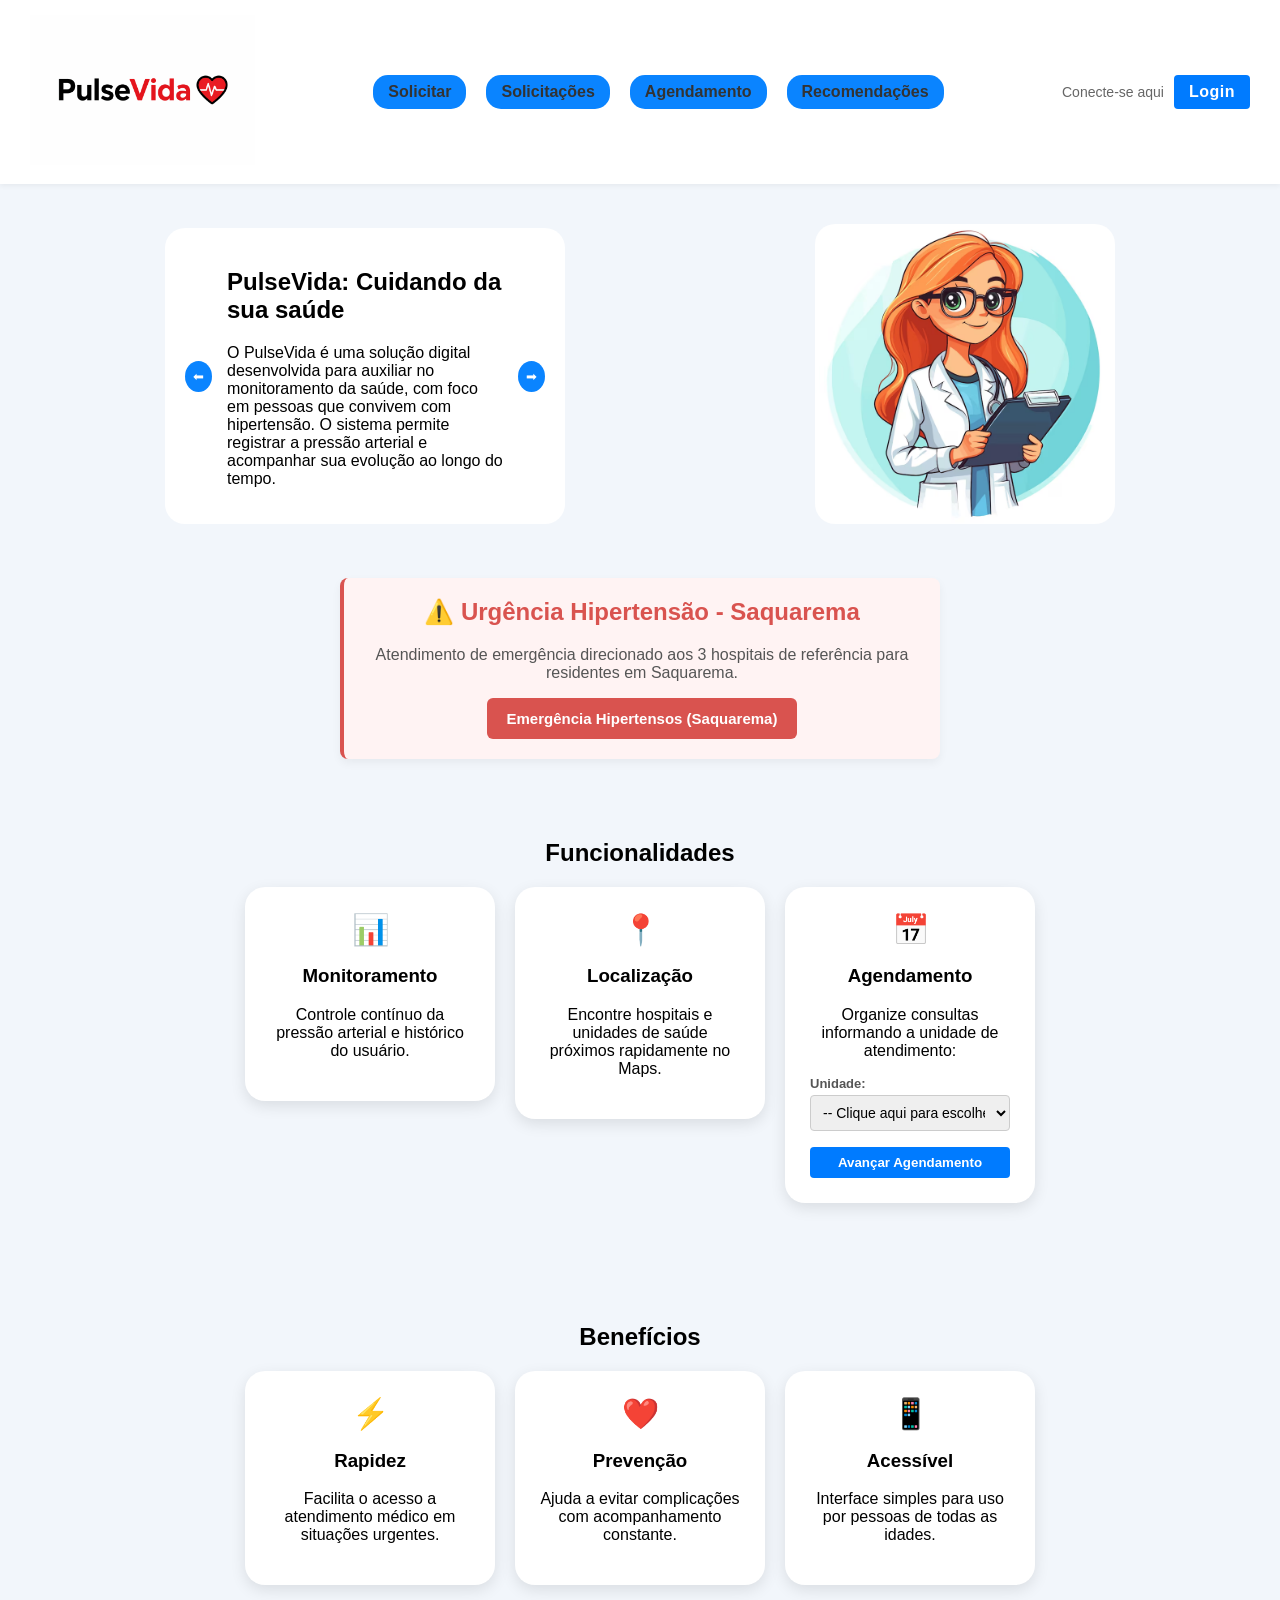
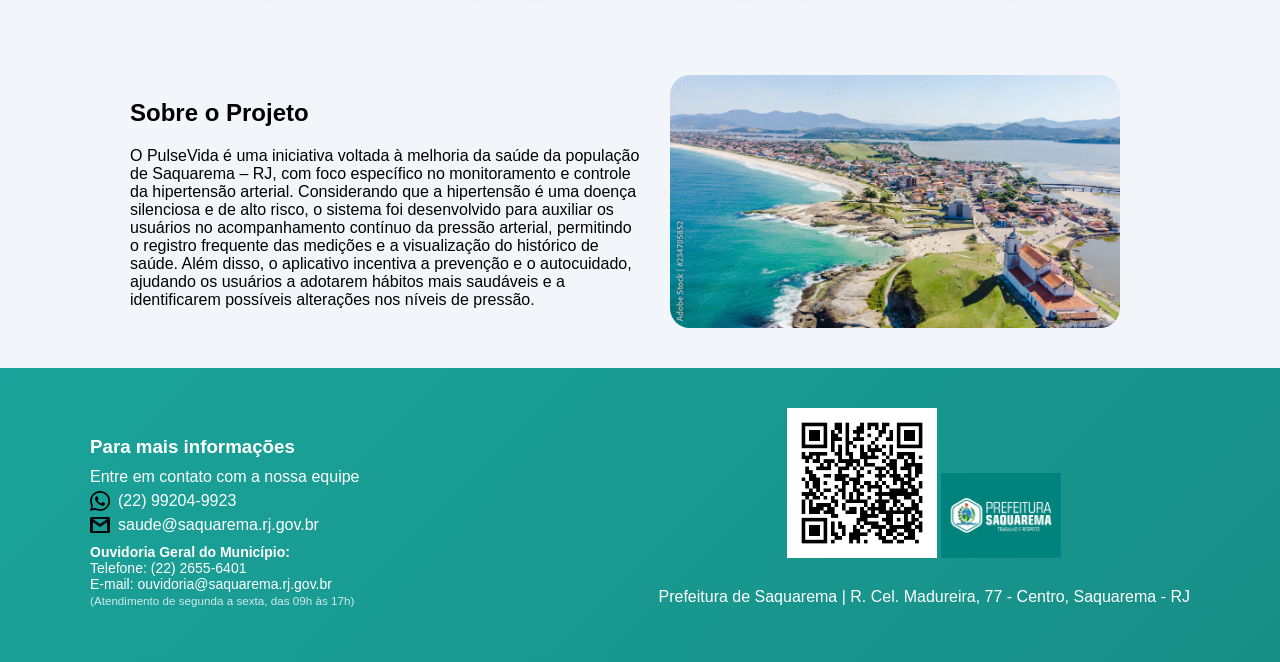
<file: pulse_vida tarefa 5/pulse_vida tarefa 5/index.html>
<!DOCTYPE html>
<html lang="pt-BR">
<head>
  <meta charset="UTF-8">
  <meta name="viewport" content="width=device-width, initial-scale=1.0">
  <link rel="stylesheet" href="Css/style.css">
  <title>Pulse Vida</title>
</head>

<body>

<!-- ===== HEADER ===== -->
<header style="display: flex; justify-content: space-between; align-items: center; padding: 15px 30px; background: #fff; box-shadow: 0 2px 5px rgba(0,0,0,0.05);">
  <!-- LOGO -->
  <a href="index.html" class="logo">
    <img src="imagens/logo_pulsevida.png" alt="PulseVida" style="height: 40px;">
  </a>

  <!-- MENU DE NAVEGAÇÃO -->
  <nav style="display: flex; gap: 20px; align-items: center;">
    <a href="aba_a.html" style="text-decoration: none; color: #333; font-weight: bold;">Solicitar</a>
    <a href="aba_b.html" style="text-decoration: none; color: #333; font-weight: bold;">Solicitações</a>
    <a href="aba_c.html" style="text-decoration: none; color: #333; font-weight: bold;">Agendamento</a>
    <a href="aba_d.html" style="text-decoration: none; color: #333; font-weight: bold;">Recomendações</a>
  </nav>

  <!-- ÁREA LOGIN -->
  <div class="area-login" style="display: flex; align-items: center; gap: 10px;">
    <span class="texto-login" style="font-size: 14px; color: #666;">Conecte-se aqui</span>
    <a href="login.html" class="btn-login" style="background: #007bff; color: white; padding: 8px 15px; border-radius: 4px; text-decoration: none; font-weight: bold;">Login</a>
  </div>
</header>

<!-- ===== TOPO ===== -->
<section class="container">
  <div class="slider">
    <button class="seta" onclick="mudarSlide(-1)">⬅</button>

    <div class="slides">
      <div class="slide ativo">
        <h2>PulseVida: Cuidando da sua saúde</h2>
        <p>
          O PulseVida é uma solução digital desenvolvida para auxiliar no monitoramento da saúde,
          com foco em pessoas que convivem com hipertensão. O sistema permite registrar a pressão
          arterial e acompanhar sua evolução ao longo do tempo.
        </p>
      </div>

      <div class="slide">
        <h2>Saúde em Saquarema</h2>
        <p>
          Em Saquarema – RJ, muitas pessoas enfrentam dificuldades no acompanhamento da saúde.
          A falta de monitoramento pode agravar doenças silenciosas como a hipertensão.
        </p>
      </div>

      <div class="slide">
        <h2>Como o PulseVida ajuda</h2>
        <p>
          O aplicativo oferece funcionalidades como registro de pressão, localização de hospitais
          e solicitação de auxílio, promovendo prevenção e acesso mais rápido à saúde.
        </p>
      </div>
    </div>

    <button class="seta" onclick="mudarSlide(1)">➡</button>
  </div>

  <div class="imagem">
    <img id="imgSlide" src="imagens/doutora1.avif" alt="Profissional de saúde">
  </div>
</section>

<!-- ===== BOTÃO DE EMERGÊNCIA - HIPERTENSOS (SAQUAREMA) ===== -->
<section style="padding: 10px 20px; display: flex; justify-content: center;">
  <div class="card-formulario" style="text-align: center; width: 100%; max-width: 600px; background: #fff3f3; border-left: 4px solid #d9534f; padding: 20px; border-radius: 8px; box-shadow: 0 4px 10px rgba(0,0,0,0.05);">
    <h2 style="color: #d9534f; margin-top: 0;">⚠️ Urgência Hipertensão - Saquarema</h2>
    <p style="color: #555;">Atendimento de emergência direcionado aos 3 hospitais de referência para residentes em Saquarema.</p>
    <button id="btnHipertensos" style="background-color: #d9534f; color: white; padding: 12px 20px; border: none; border-radius: 6px; font-weight: bold; cursor: pointer; font-size: 15px;">
      Emergência Hipertensos (Saquarema)
    </button>
  </div>
</section>

<!-- ===== FUNCIONALIDADES ===== -->
<section class="info">
  <h2>Funcionalidades</h2>

  <div class="cards">
    <!-- Card Monitoramento (Apontando para aba_a.html) -->
    <a href="aba_a.html" class="card-link" style="text-decoration: none; color: inherit;">
      <div class="card">
        <div class="icone">📊</div>
        <h3>Monitoramento</h3>
        <p>Controle contínuo da pressão arterial e histórico do usuário.</p>
      </div>
    </a>

    <!-- Card Localização (Link direto para o Google Maps em Saquarema) -->
    <a href="https://www.google.com/maps/search/hospitais+e+unidades+de+saude+Saquarema+RJ" target="_blank" class="card-link" style="text-decoration: none; color: inherit;">
      <div class="card">
        <div class="icone">📍</div>
        <h3>Localização</h3>
        <p>Encontre hospitais e unidades de saúde próximos rapidamente no Maps.</p>
      </div>
    </a>

    <!-- Card Agendamento com seleção do hospital -->
    <div class="card card-interativo">
      <div class="icone">📅</div>
      <h3>Agendamento</h3>
      <p>Organize consultas informando a unidade de atendimento:</p>
      
      <!-- Menu Dropdown para escolha dos hospitais -->
      <label for="hospital" style="font-size: 13px; color: #555; display: block; margin-top: 8px; text-align: left; font-weight: bold;">Unidade:</label>
      <select id="hospital" required style="width: 100%; padding: 8px; margin-top: 4px; margin-bottom: 8px; border-radius: 4px; border: 1px solid #ccc; font-size: 14px; box-sizing: border-box;">
        <option value="" disabled selected>-- Clique aqui para escolher --</option>
        <option value="Hospital Municipal Porphirio Nunes de Azeredo - R. Adolfo Bravo, s/n - Bacaxá, Saquarema - RJ">
          Hospital Municipal Porphirio Nunes de Azeredo (Bacaxá)
        </option>
        <option value="Hospital Municipal Nossa Senhora de Nazareth - R. O Lto Verde, 259 - Verde Vale, Saquarema - RJ">
          Hospital Municipal Nossa Senhora de Nazareth (Verde Vale)
        </option>
        <option value="Hospital Estadual dos Lagos Nossa Senhora de Nazareth - R. Manoel Domingos dos Santos, 725 - Barreira, Saquarema - RJ">
          Hospital Estadual dos Lagos Nossa Senhora de Nazareth (Barreira)
        </option>
      </select>
      
      <button onclick="irParaAgendamento()" style="margin-top: 8px; width: 100%; padding: 8px; background: #007bff; color: #fff; border: none; border-radius: 4px; cursor: pointer; font-weight: bold;">
        Avançar Agendamento
      </button>
    </div>
  </div>
</section>

<!-- ===== BENEFÍCIOS ===== -->
<section class="info">
  <h2>Benefícios</h2>

  <div class="cards">
    <div class="card">
      <div class="icone">⚡</div>
      <h3>Rapidez</h3>
      <p>Facilita o acesso a atendimento médico em situações urgentes.</p>
    </div>

    <div class="card">
      <div class="icone">❤️</div>
      <h3>Prevenção</h3>
      <p>Ajuda a evitar complicações com acompanhamento constante.</p>
    </div>

    <div class="card">
      <div class="icone">📱</div>
      <h3>Acessível</h3>
      <p>Interface simples para uso por pessoas de todas as idades.</p>
    </div>
  </div>
</section>

<!-- ===== SOBRE ===== -->
<section class="sobre-container">
  <div class="sobre-texto">
    <h2>Sobre o Projeto</h2>
    <p>
      O PulseVida é uma iniciativa voltada à melhoria da saúde da população de Saquarema – RJ, 
      com foco específico no monitoramento e controle da hipertensão arterial. Considerando que 
      a hipertensão é uma doença silenciosa e de alto risco, o sistema foi desenvolvido para auxiliar 
      os usuários no acompanhamento contínuo da pressão arterial, permitindo o registro frequente 
      das medições e a visualização do histórico de saúde.

      Além disso, o aplicativo incentiva a prevenção e o autocuidado, ajudando os usuários a adotarem 
      hábitos mais saudáveis e a identificarem possíveis alterações nos níveis de pressão.
    </p>
  </div>

  <div class="sobre-img">
    <img src="imagens/saquarema.avif" alt="Paisagem de Saquarema">
  </div>
</section>

<!-- ===== FOOTER ===== -->
<footer class="footer">
  <div class="footer-container">
    <div class="footer-contato">
      <h3>Para mais informações</h3>
      <p>Entre em contato com a nossa equipe</p>

      <!-- WhatsApp Principal -->
      <p class="whatsapp">
        <img src="icons/whatsapp.png" alt="WhatsApp">
        <a href="https://wa.me/5522992049923" target="_blank" style="color: white; text-decoration: none;">(22) 99204-9923</a>
      </p>

      <!-- E-mail Principal -->
      <p class="email">
        <img src="icons/email.png" alt="E-mail">
        <a href="mailto:saude@saquarema.rj.gov.br" style="color: white; text-decoration: none;">saude@saquarema.rj.gov.br</a>
      </p>

      <!-- Ouvidoria Geral do Município -->
      <p class="ouvidoria" style="margin-top: 10px; font-size: 14px;">
        <strong>Ouvidoria Geral do Município:</strong><br>
        Telefone: <a href="tel:552226556401" style="color: white; text-decoration: none;">(22) 2655-6401</a><br>
        E-mail: <a href="mailto:ouvidoria@saquarema.rj.gov.br" style="color: white; text-decoration: none;">ouvidoria@saquarema.rj.gov.br</a><br>
        <small style="opacity: 0.8;">(Atendimento de segunda a sexta, das 09h às 17h)</small>
      </p>
    </div>

    <div class="footer-centro">
      <img src="imagens/qrcode_pulse_vida.png" alt="QR Code do PulseVida" style="width: 150px; height: 150px;">
      <img src="imagens/logo_saquarema.avif" alt="Prefeitura de Saquarema">
      <p>Prefeitura de Saquarema | R. Cel. Madureira, 77 - Centro, Saquarema - RJ</p>
    </div>
  </div>

  <button id="btnTopo" onclick="voltarTopo()">⬆</button>
</footer>

<!-- ===== SCRIPTS ===== -->
<script>
let slideAtual = 0;

const imagens = [
  "imagens/doutora1.avif",
  "imagens/doutora2.avif",
  "imagens/doutora3.avif"
];

function mudarSlide(direcao) {
  const slides = document.querySelectorAll(".slide");
  const img = document.getElementById("imgSlide");

  slides[slideAtual].classList.remove("ativo");

  slideAtual = (slideAtual + direcao + slides.length) % slides.length;

  slides[slideAtual].classList.add("ativo");

  img.style.opacity = 0;

  setTimeout(() => {
    img.src = imagens[slideAtual];
    img.style.opacity = 1;
  }, 200);
}

function voltarTopo() {
  window.scrollTo({ top: 0, behavior: "smooth" });
}

window.addEventListener("scroll", () => {
  const btn = document.getElementById("btnTopo");
  if (btn) {
    btn.style.opacity = window.scrollY > 200 ? "1" : "0";
  }
});

// Evento do novo botão de Emergência para Hipertensos em Saquarema
document.getElementById("btnHipertensos").addEventListener("click", function() {
  const residente = confirm("Confirma que é residente no município de Saquarema - RJ e necessita de atendimento de emergência para hipertensão?");
  
  if (residente) {
    window.location.href = "hospitais_saquarema.html";
  } else {
    alert("Este serviço de emergência rápida é exclusivo para residentes em Saquarema.");
  }
});

// Função atualizada para registrar o hospital selecionado e avançar para o agendamento
function irParaAgendamento() {
  const selectHospital = document.getElementById("hospital");
  const hospital = selectHospital.value;
  
  if (!hospital) {
    alert("Por favor, selecione um hospital antes de prosseguir.");
    return;
  }

  let solicitacoes = JSON.parse(localStorage.getItem("solicitacoes")) || [];

  const novaSolicitacao = {
    id: Date.now(),
    hospital: hospital,
    status: "Em andamento",
    data: new Date().toLocaleDateString('pt-BR')
  };

  solicitacoes.push(novaSolicitacao);
  localStorage.setItem("solicitacoes", JSON.stringify(solicitacoes));

  window.location.href = "aba_c.html";
}
</script>

<script src="app.js"></script>
</body>
</html>
</file>
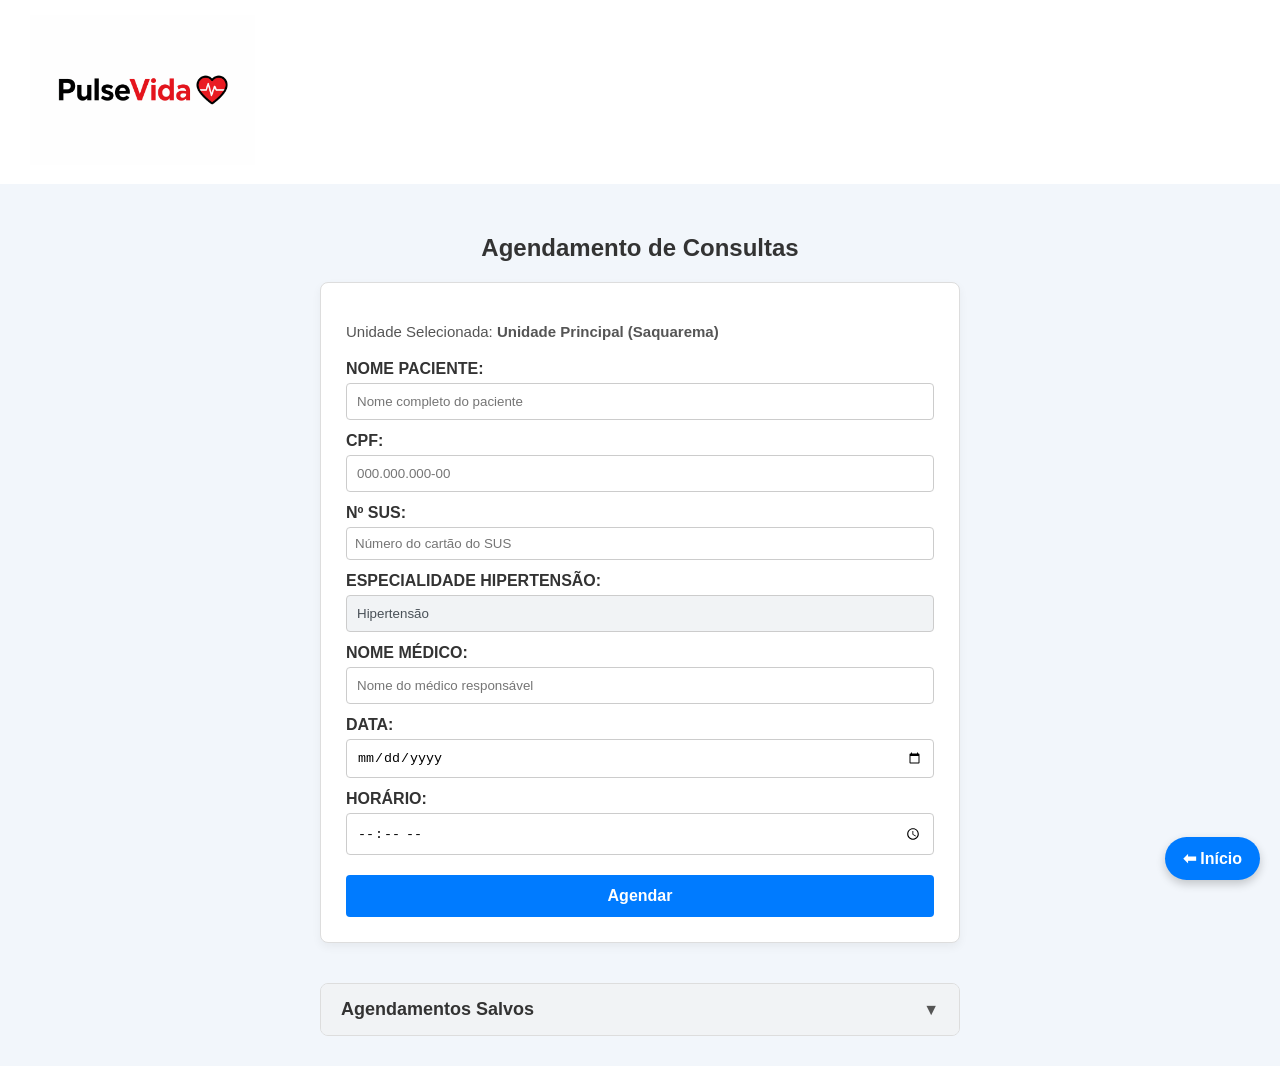
<file: pulse_vida tarefa 5/pulse_vida tarefa 5/aba_c.html>
<!DOCTYPE html>
<html lang="pt-BR">
<head>
  <meta charset="UTF-8">
  <meta name="viewport" content="width=device-width, initial-scale=1.0">
  <link rel="stylesheet" href="Css/style.css">
  <title>PulseVida - Agendamento</title>
</head>
<body>

<header>
  <a href="index.html" class="logo">
    <img src="imagens/logo_pulsevida.png" alt="PulseVida">
  </a>
</header>

<main style="padding: 30px; max-width: 700px; margin: 0 auto; font-family: Arial, sans-serif;">
  
  <h2 style="text-align: center; color: #333; margin-bottom: 20px;">Agendamento de Consultas</h2>

  <!-- Card do Formulário -->
  <div style="background: #ffffff; padding: 25px; border-radius: 8px; box-shadow: 0 4px 10px rgba(0,0,0,0.05); border: 1px solid #ddd;">
    
    <p id="unidadeSelecionadaTexto" style="margin-bottom: 20px; font-size: 15px; color: #555;">
      Unidade Selecionada: Carregando...
    </p>

    <!-- NOME PACIENTE -->
    <label style="display: block; margin-top: 12px; font-weight: bold; color: #333;">NOME PACIENTE:</label>
    <input type="text" id="nomePaciente" placeholder="Nome completo do paciente" style="width: 100%; padding: 10px; margin-top: 5px; border: 1px solid #ccc; border-radius: 4px; box-sizing: border-box;">

    <!-- CPF -->
    <label style="display: block; margin-top: 12px; font-weight: bold; color: #333;">CPF:</label>
    <input type="text" id="cpfPaciente" placeholder="000.000.000-00" style="width: 100%; padding: 10px; margin-top: 5px; border: 1px solid #ccc; border-radius: 4px; box-sizing: border-box;">

    <!-- Nº SUS -->
    <label style="display: block; margin-top: 12px; font-weight: bold; color: #333;">Nº SUS:</label>
    <input type="text" id="susPaciente" placeholder="Número do cartão do SUS" style="width: 100%; padding: 8px; margin-top: 5px; border: 1px solid #ccc; border-radius: 4px; box-sizing: border-box;">

    <!-- ESPECIALIDADE HIPERTENSÃO -->
    <label style="display: block; margin-top: 12px; font-weight: bold; color: #333;">ESPECIALIDADE HIPERTENSÃO:</label>
    <input type="text" id="especialidade" value="Hipertensão" readonly style="width: 100%; padding: 10px; margin-top: 5px; border: 1px solid #ccc; border-radius: 4px; background-color: #f1f3f5; color: #495057; box-sizing: border-box;">

    <!-- NOME MÉDICO -->
    <label style="display: block; margin-top: 12px; font-weight: bold; color: #333;">NOME MÉDICO:</label>
    <input type="text" id="nomeMedico" placeholder="Nome do médico responsável" style="width: 100%; padding: 10px; margin-top: 5px; border: 1px solid #ccc; border-radius: 4px; box-sizing: border-box;">

    <!-- DATA -->
    <label style="display: block; margin-top: 12px; font-weight: bold; color: #333;">DATA:</label>
    <input type="date" id="dataConsulta" style="width: 100%; padding: 10px; margin-top: 5px; border: 1px solid #ccc; border-radius: 4px; box-sizing: border-box;">

    <!-- HORÁRIO -->
    <label style="display: block; margin-top: 12px; font-weight: bold; color: #333;">HORÁRIO:</label>
    <input type="time" id="horarioConsulta" style="width: 100%; padding: 10px; margin-top: 5px; border: 1px solid #ccc; border-radius: 4px; box-sizing: border-box;">

    <!-- BOTÃO AGENDAR -->
    <button onclick="realizarAgendamento()" style="margin-top: 20px; width: 100%; padding: 12px; background: #007bff; color: #fff; border: none; border-radius: 4px; cursor: pointer; font-weight: bold; font-size: 16px;">
      Agendar
    </button>
  </div>

  <!-- SEÇÃO RETRÁTIL (ACORDEÃO) DE AGENDAMENTOS SALVOS -->
  <div style="margin-top: 40px; border: 1px solid #ddd; border-radius: 8px; background: #fff; overflow: hidden;">
    
    <!-- Cabeçalho clicável para abrir/fechar -->
    <div onclick="toggleAgendamentos()" style="padding: 15px 20px; background: #f1f3f5; cursor: pointer; display: flex; justify-content: space-between; align-items: center; user-select: none;">
      <h3 style="color: #333; margin: 0; font-size: 18px;">Agendamentos Salvos</h3>
      <span id="iconeSeta" style="font-weight: bold; font-size: 16px; color: #555;">▼</span>
    </div>

    <!-- Conteúdo da lista (inicialmente oculto ou visível) -->
    <div id="containerAgendamentos" style="padding: 20px; display: none;">
      <div id="listaAgendamentos"></div>
    </div>
    
  </div>

</main>

<!-- Botão Flutuante no Canto Inferior Direito para Retornar -->
<a href="index.html" style="position: fixed; bottom: 20px; right: 20px; background-color: #007bff; color: white; padding: 12px 18px; border-radius: 30px; text-decoration: none; font-weight: bold; box-shadow: 0 4px 10px rgba(0,0,0,0.2); z-index: 1000; display: flex; align-items: center; gap: 8px;">
  ⬅ Início
</a>

<script>
// Carregar o hospital selecionado anteriormente e listar agendamentos salvos
window.onload = function() {
  let solicitacoes = JSON.parse(localStorage.getItem("solicitacoes")) || [];
  
  if(solicitacoes.length > 0) {
    let ultima = solicitacoes[solicitacoes.length - 1];
    const elem = document.getElementById("unidadeSelecionadaTexto");
    if(elem) {
      elem.innerHTML = "Unidade Selecionada: <strong>" + (ultima.hospital || "Unidade Principal (Saquarema)") + "</strong>";
    }
  } else {
    const elem = document.getElementById("unidadeSelecionadaTexto");
    if(elem) {
      elem.innerHTML = "Unidade Selecionada: <strong>Unidade Principal (Saquarema)</strong>";
    }
  }
  
  atualizarLista();
};

// Função para abrir e fechar a seção de agendamentos salvos
function toggleAgendamentos() {
  const container = document.getElementById("containerAgendamentos");
  const seta = document.getElementById("iconeSeta");

  if (container.style.display === "none") {
    container.style.display = "block";
    seta.innerText = "▲";
  } else {
    container.style.display = "none";
    seta.innerText = "▼";
  }
}

function realizarAgendamento() {
  const nome = document.getElementById("nomePaciente").value;
  const cpf = document.getElementById("cpfPaciente").value;
  const sus = document.getElementById("susPaciente").value;
  const especialidade = document.getElementById("especialidade").value;
  const medico = document.getElementById("nomeMedico").value;
  const data = document.getElementById("dataConsulta").value;
  const horario = document.getElementById("horarioConsulta").value;

  if (!nome || !cpf || !sus || !medico || !data || !horario) {
    alert("Por favor, preencha todos os campos do formulário.");
    return;
  }

  let solicitacoes = JSON.parse(localStorage.getItem("solicitacoes")) || [];

  let novoAgendamento = {
    nomePaciente: nome,
    cpf: cpf,
    sus: sus,
    especialidade: especialidade,
    nomeMedico: medico,
    dataConsulta: data,
    horarioConsulta: horario,
    status: "Agendado",
    hospital: "Unidade Principal (Saquarema)"
  };

  solicitacoes.push(novoAgendamento);

  localStorage.setItem("solicitacoes", JSON.stringify(solicitacoes));

  alert("Consulta agendada e salva com sucesso!");
  
  document.getElementById("nomePaciente").value = "";
  document.getElementById("cpfPaciente").value = "";
  document.getElementById("susPaciente").value = "";
  document.getElementById("nomeMedico").value = "";
  document.getElementById("dataConsulta").value = "";
  document.getElementById("horarioConsulta").value = "";

  atualizarLista();
}

function atualizarLista() {
  let solicitacoes = JSON.parse(localStorage.getItem("solicitacoes")) || [];
  const container = document.getElementById("listaAgendamentos");
  container.innerHTML = "";

  let temAgendamento = false;

  solicitacoes.forEach((item) => {
    if(item.nomePaciente) {
      temAgendamento = true;
      container.innerHTML += `
        <div style="background: #f8f9fa; padding: 15px; margin-bottom: 10px; border-radius: 6px; border-left: 4px solid #28a745;">
          <p style="margin: 0 0 5px 0;"><strong>Paciente:</strong> ${item.nomePaciente} | <strong>CPF:</strong> ${item.cpf}</p>
          <p style="margin: 0 0 5px 0;"><strong>SUS:</strong> ${item.sus} | <strong>Médico:</strong> ${item.nomeMedico}</p>
          <p style="margin: 0;"><strong>Data:</strong> ${item.dataConsulta} às ${item.horarioConsulta} | <strong>Unidade:</strong> ${item.hospital || "Não especificada"}</p>
        </div>
      `;
    }
  });

  if (!temAgendamento) {
    container.innerHTML = "<p style='color: #666; text-align: center; margin: 0;'>Nenhum agendamento salvo no momento.</p>";
  }
}
</script>

</body>
</html>
</file>
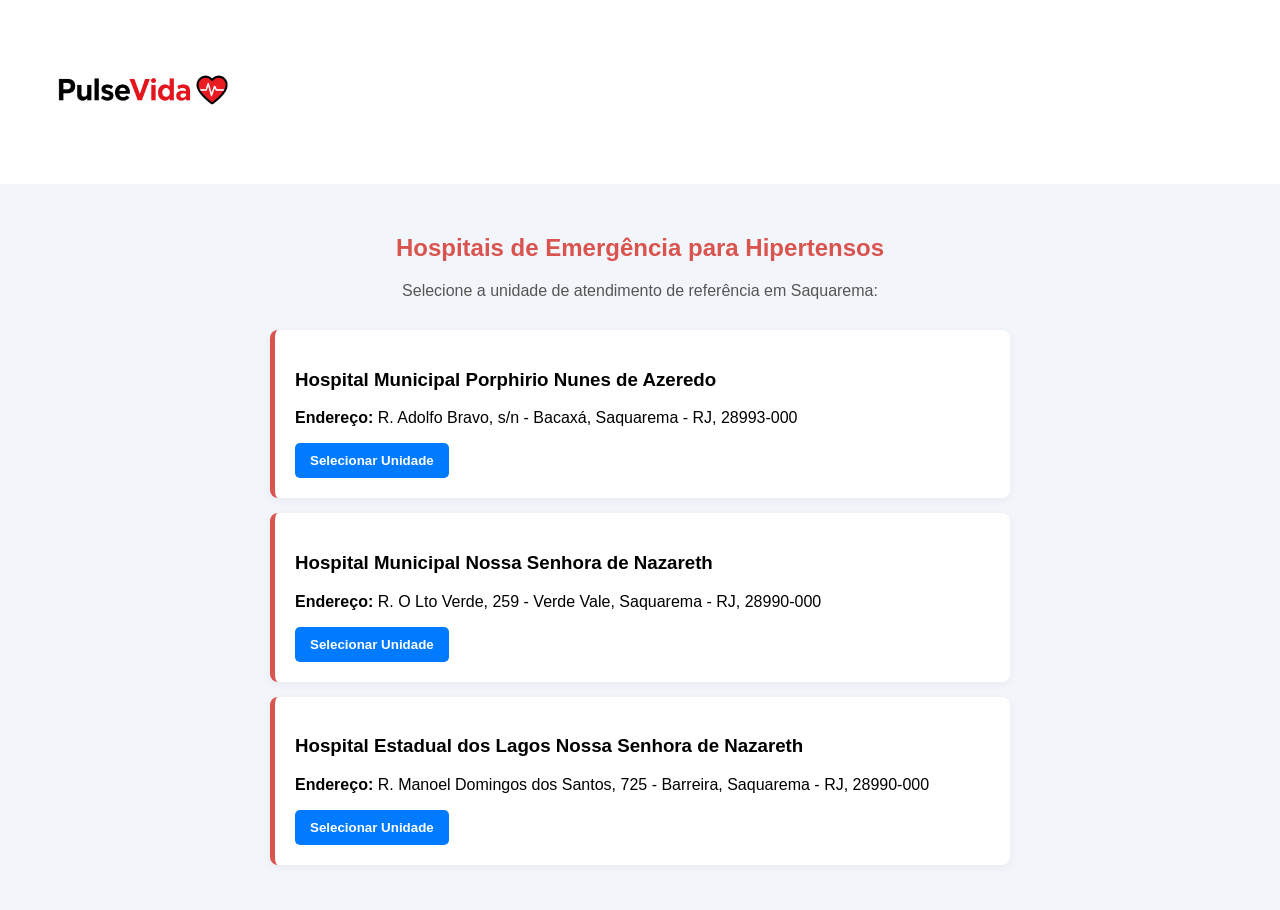
<file: pulse_vida tarefa 5/pulse_vida tarefa 5/hospitais_saquarema.html>
<!DOCTYPE html>
<html lang="pt-BR">
<head>
  <meta charset="UTF-8">
  <meta name="viewport" content="width=device-width, initial-scale=1.0">
  <link rel="stylesheet" href="Css/style.css">
  <title>PulseVida - Hospitais de Saquarema</title>
</head>
<body>

<header>
  <a href="index.html" class="logo">
    <img src="imagens/logo_pulsevida.png" alt="PulseVida">
  </a>
</header>

<main style="padding: 30px; max-width: 800px; margin: 0 auto; font-family: Arial, sans-serif;">
  <h2 style="color: #d9534f; text-align: center;">Hospitais de Emergência para Hipertensos</h2>
  <p style="text-align: center; color: #555; margin-bottom: 30px;">Selecione a unidade de atendimento de referência em Saquarema:</p>

  <!-- Hospital 1 -->
  <div style="background: #fff; padding: 20px; margin-bottom: 15px; border-radius: 8px; box-shadow: 0 2px 8px rgba(0,0,0,0.05); border-left: 5px solid #d9534f;">
    <h3>Hospital Municipal Porphirio Nunes de Azeredo</h3>
    <p><strong>Endereço:</strong> R. Adolfo Bravo, s/n - Bacaxá, Saquarema - RJ, 28993-000</p>
    <button onclick="escolherHospital('Hospital Municipal Porphirio Nunes de Azeredo')" style="background: #007bff; color: white; border: none; padding: 10px 15px; border-radius: 5px; cursor: pointer; font-weight: bold;">Selecionar Unidade</button>
  </div>

  <!-- Hospital 2 -->
  <div style="background: #fff; padding: 20px; margin-bottom: 15px; border-radius: 8px; box-shadow: 0 2px 8px rgba(0,0,0,0.05); border-left: 5px solid #d9534f;">
    <h3>Hospital Municipal Nossa Senhora de Nazareth</h3>
    <p><strong>Endereço:</strong> R. O Lto Verde, 259 - Verde Vale, Saquarema - RJ, 28990-000</p>
    <button onclick="escolherHospital('Hospital Municipal Nossa Senhora de Nazareth')" style="background: #007bff; color: white; border: none; padding: 10px 15px; border-radius: 5px; cursor: pointer; font-weight: bold;">Selecionar Unidade</button>
  </div>

  <!-- Hospital 3 -->
  <div style="background: #fff; padding: 20px; margin-bottom: 15px; border-radius: 8px; box-shadow: 0 2px 8px rgba(0,0,0,0.05); border-left: 5px solid #d9534f;">
    <h3>Hospital Estadual dos Lagos Nossa Senhora de Nazareth</h3>
    <p><strong>Endereço:</strong> R. Manoel Domingos dos Santos, 725 - Barreira, Saquarema - RJ, 28990-000</p>
    <button onclick="escolherHospital('Hospital Estadual dos Lagos Nossa Senhora de Nazareth')" style="background: #007bff; color: white; border: none; padding: 10px 15px; border-radius: 5px; cursor: pointer; font-weight: bold;">Selecionar Unidade</button>
  </div>
</main>

<script>
function escolherHospital(nome) {
  let solicitacoes = JSON.parse(localStorage.getItem("solicitacoes")) || [];
  solicitacoes.push({
    id: Date.now(),
    hospital: nome,
    tipo: "Urgência Hipertensão - Saquarema",
    data: new Date().toLocaleDateString('pt-BR')
  });
  localStorage.setItem("solicitacoes", JSON.stringify(solicitacoes));
  
  alert("Unidade selecionada com sucesso: " + nome);
  window.location.href = "aba_c.html";
}
</script>

</body>
</html>
</file>
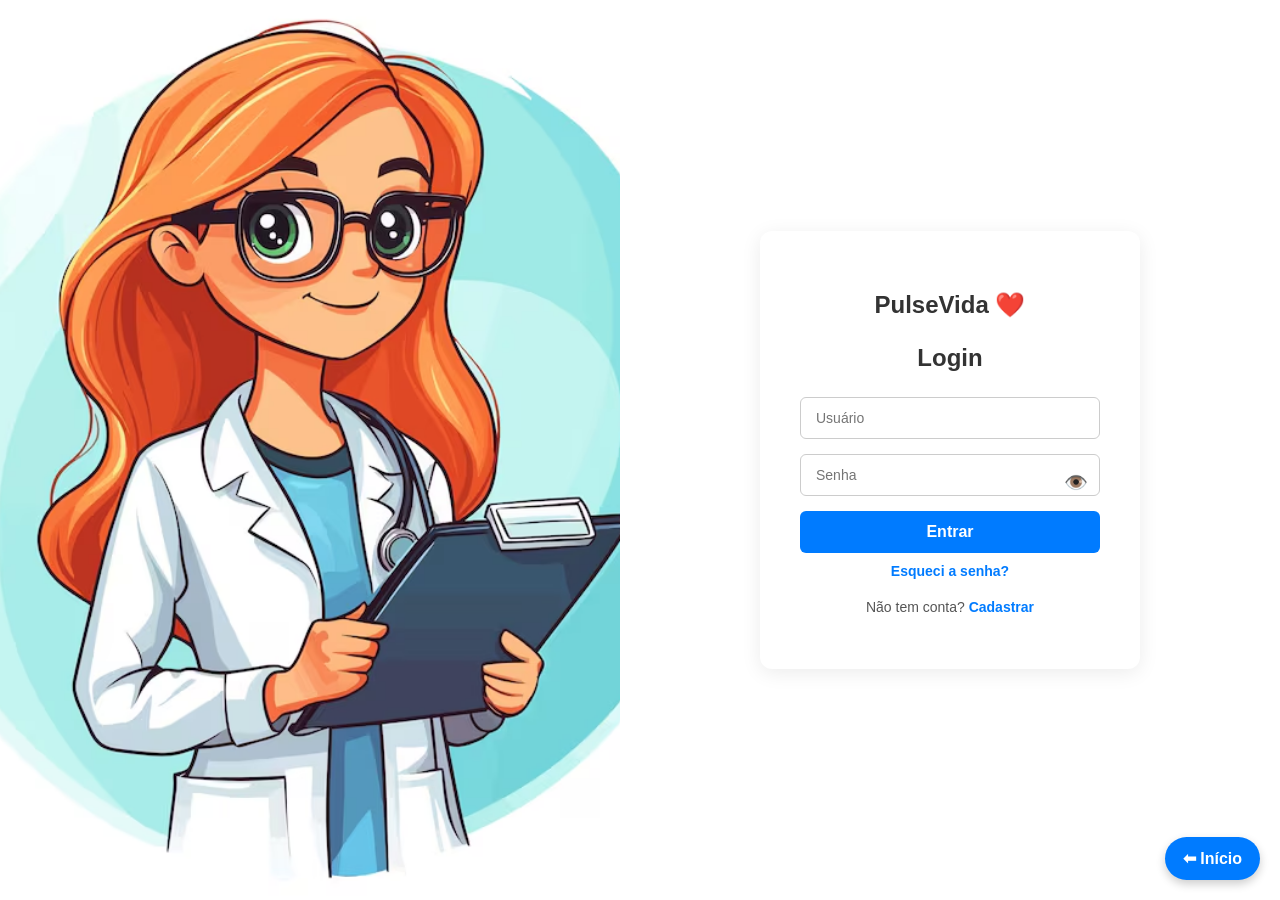
<file: pulse_vida tarefa 5/pulse_vida tarefa 5/login.html>
<!DOCTYPE html>
<html lang="pt-BR">
<head>
  <meta charset="UTF-8">
  <meta name="viewport" content="width=device-width, initial-scale=1.0">
  <link rel="stylesheet" href="Css/login.css">
  <title>PulseVida - Login</title>
  <style>
    .password-container {
      position: relative;
      width: 100%;
      display: flex;
      align-items: center;
    }
    .password-container input {
      width: 100%;
      padding-right: 45px !important;
    }
    /* Usamos span para evitar qualquer conflito com estilos globais de botões do login.css */
    .toggle-password {
      position: absolute;
      right: 12px;
      background: none !important;
      border: none !important;
      box-shadow: none !important;
      cursor: pointer;
      font-size: 1.2rem;
      padding: 0;
      display: flex;
      align-items: center;
      justify-content: center;
      z-index: 10;
      width: auto !important;
      height: auto !important;
    }
  </style>
</head>
<body>

  <!-- Lado esquerdo com a imagem da médica -->
  <div class="imagem-lateral"></div>

  <!-- Lado direito com o formulário de login -->
  <div class="login-wrapper">
    <div class="login-container">
      <div class="logo-container">
        <h2>PulseVida ❤️</h2>
      </div>

      <h2>Login</h2>

      <form id="formLogin">
        <input type="text" id="loginUsuario" placeholder="Usuário" autocomplete="off" required>
        
        <!-- Campo de senha com o ícone em span -->
        <div class="password-container">
          <input type="password" id="loginSenha" placeholder="Senha" autocomplete="new-password" required>
          <span id="btnToggleSenha" class="toggle-password" onclick="toggleSenha()">👁️</span>
        </div>

        <button type="submit">Entrar</button>
      </form>

      <!-- Link para recuperar a senha -->
      <p class="cadastro-link" style="margin-top: 10px;">
        <a href="recuperar_senha.html">Esqueci a senha?</a>
      </p>

      <p class="cadastro-link">
        Não tem conta? <a href="tela_cadastro.html">Cadastrar</a>
      </p>
    </div>
  </div>

  <!-- Botão Flutuante no Canto Inferior Direito para Retornar à Página Principal -->
  <a href="index.html" style="position: fixed; bottom: 20px; right: 20px; background-color: #007bff; color: white; padding: 12px 18px; border-radius: 30px; text-decoration: none; font-weight: bold; box-shadow: 0 4px 10px rgba(0,0,0,0.2); z-index: 1000; display: flex; align-items: center; gap: 8px; font-family: Arial, sans-serif;">
    ⬅ Início
  </a>

<script>
  function toggleSenha() {
    const inputSenha = document.getElementById("loginSenha");
    const spanToggle = document.getElementById("btnToggleSenha");

    if (inputSenha.type === "password") {
      inputSenha.type = "text";
      spanToggle.textContent = "🙈";
    } else {
      inputSenha.type = "password";
      spanToggle.textContent = "👁️";
    }
  }

  document.getElementById("formLogin").addEventListener("submit", function(e) {
    e.preventDefault();

    const usuarioDigitado = document.getElementById("loginUsuario").value.trim();
    const senhaDigitada = document.getElementById("loginSenha").value.trim();

    const usuariosCadastrados = JSON.parse(localStorage.getItem("usuariosCadastrados")) || [];

    const usuarioEncontrado = usuariosCadastrados.find(user => 
      user.usuario === usuarioDigitado && user.senha === senhaDigitada
    );

    if (usuarioEncontrado) {
      localStorage.setItem("logado", "true");
      localStorage.setItem("usuarioAtivo", usuarioEncontrado.usuario);
      
      document.getElementById("formLogin").reset();

      alert("Login realizado com sucesso!");
      window.location.href = "aba_c.html";
    } else {
      alert("Usuário ou senha incorretos, ou conta não cadastrada!");
    }
  });
</script>

</body>
</html>
</file>
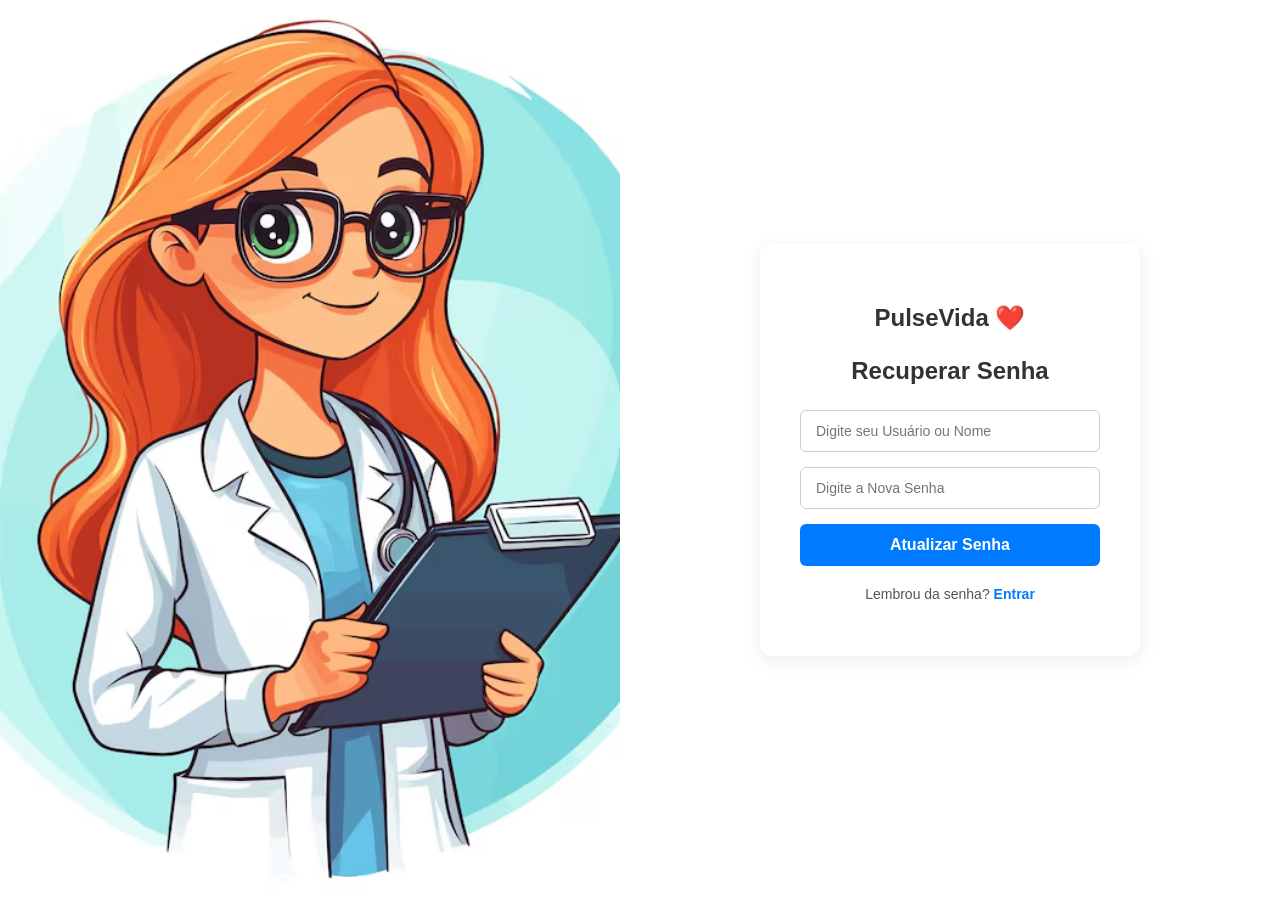
<file: pulse_vida tarefa 5/pulse_vida tarefa 5/recuperar_senha.html>
<!DOCTYPE html>
<html lang="pt-BR">
<head>
  <meta charset="UTF-8">
  <meta name="viewport" content="width=device-width, initial-scale=1.0">
  <link rel="stylesheet" href="Css/login.css">
  <title>PulseVida - Recuperar Senha</title>
</head>
<body>

  <!-- Lado esquerdo com a imagem da médica -->
  <div class="imagem-lateral"></div>

  <!-- Lado direito com o formulário -->
  <div class="login-wrapper">
    <div class="login-container">
      <div class="logo-container">
        <h2>PulseVida ❤️️</h2>
      </div>

      <h2>Recuperar Senha</h2>

      <form id="formRecuperar">
        <input type="text" id="usuarioRecuperar" placeholder="Digite seu Usuário ou Nome" autocomplete="off" required>
        <input type="password" id="novaSenha" placeholder="Digite a Nova Senha" autocomplete="new-password" required>
        <button type="submit">Atualizar Senha</button>
      </form>

      <p class="cadastro-link">
        Lembrou da senha? <a href="login.html">Entrar</a>
      </p>
    </div>
  </div>

  <script>
    document.getElementById("formRecuperar").addEventListener("submit", function(e) {
      e.preventDefault();

      const usuarioInput = document.getElementById("usuarioRecuperar").value.trim().toLowerCase();
      const novaSenhaInput = document.getElementById("novaSenha").value.trim();

      // Busca todos os utilizadores guardados no navegador
      let usuariosCadastrados = JSON.parse(localStorage.getItem("usuariosCadastrados")) || [];

      if (usuariosCadastrados.length === 0) {
        alert("Erro: Não existem contas registadas no navegador!");
        return;
      }

      // Procura o índice do utilizador varrendo QUALQUER campo do objeto guardado
      let indexUsuario = -1;
      for (let i = 0; i < usuariosCadastrados.length; i++) {
        const user = usuariosCadastrados[i];
        // Verifica se algum dos valores dentro do objeto do utilizador corresponde ao que foi digitado
        const encontrou = Object.values(user).some(valor => 
          typeof valor === 'string' && valor.trim().toLowerCase() === usuarioInput
        );
        if (encontrou) {
          indexUsuario = i;
          break;
        }
      }

      if (indexUsuario !== -1) {
        // Atualiza a palavra-passe/senha do utilizador encontrado
        usuariosCadastrados[indexUsuario].senha = novaSenhaInput;
        
        // Guarda de volta no localStorage
        localStorage.setItem("usuariosCadastrados", JSON.stringify(usuariosCadastrados));

        alert("Palavra-passe redefinida com sucesso! Faça login com a nova senha.");
        window.location.href = "login.html";
      } else {
        // Mostra um alerta detalhado com o que existe no localStorage para sabermos o nome exato
        const listaContas = usuariosCadastrados.map(u => JSON.stringify(u)).join(" | ");
        alert("Utilizador não encontrado!\n\nContas detetadas no sistema:\n" + listaContas);
      }
    });
  </script>

</body>
</html>
</file>
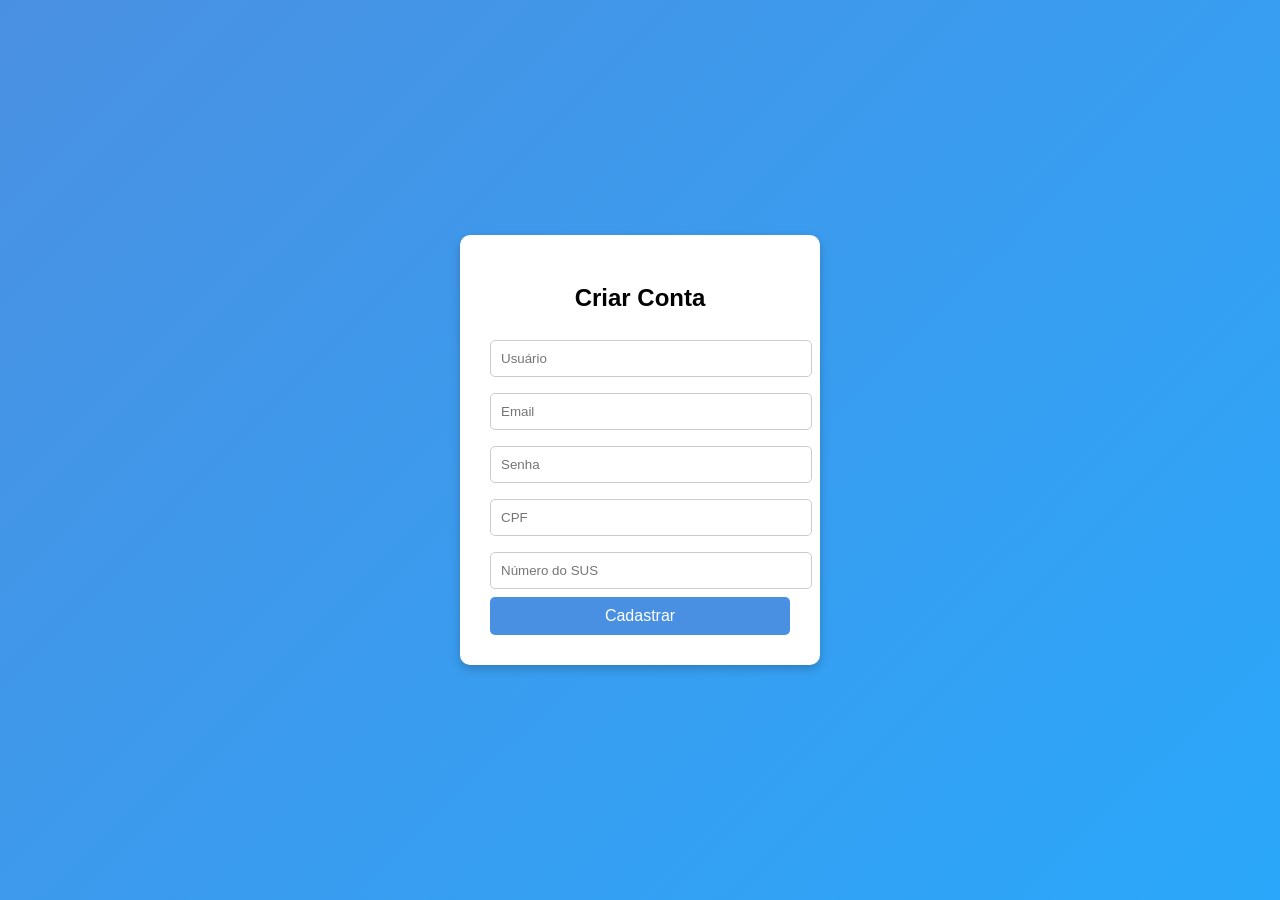
<file: pulse_vida tarefa 5/pulse_vida tarefa 5/tela_cadastro.html>
<!DOCTYPE html>
<html lang="pt-BR">
<head>
    <meta charset="UTF-8">
    <meta name="viewport" content="width=device-width, initial-scale=1.0">
    <link rel="stylesheet" href="Css/Cadastro.css">
    <title>Cadastro</title>
</head>
<body>
    <div class="cadastro-container">
        <h2>Criar Conta</h2>
        
        <!-- Removido o action="cadastro.php" e adicionado um ID para o formulário -->
        <form id="formCadastro">
            <input type="text" id="usuario" placeholder="Usuário" required>
            <input type="email" id="email" placeholder="Email" required>
            <input type="password" id="senha" placeholder="Senha" required>
            <input type="text" id="cpf" placeholder="CPF" maxlength="14" pattern="\d{3}\.\d{3}\.\d{3}-\d{2}" oninput="formatarCPF(this)" title="O número do CPF deve ter 11 dígitos" required>
            <input type="text" id="sus" placeholder="Número do SUS" maxlength="15" oninput="formatarSUS(this)" pattern="\d{15}" title="O número do SUS deve ter 15 dígitos" required>         
            <button type="submit">Cadastrar</button>
        </form>
    </div>

<script>
    function formatarSUS(campo) {
        let valor = campo.value.replace(/\D/g, "");
        valor = valor.substring(0, 15);
        campo.value = valor;
    }

    function formatarCPF(campo) {
        let valor = campo.value;
        valor = valor.replace(/\D/g, "");
        valor = valor.substring(0, 11);
        valor = valor.replace(/(\d{3})(\d)/, "$1.$2");
        valor = valor.replace(/(\d{3})(\d)/, "$1.$2");
        valor = valor.replace(/(\d{3})(\d{1,2})$/, "$1-$2");
        campo.value = valor;
    }

    // Intercepta o envio do formulário para salvar os dados no navegador sem dar erro 405
    document.getElementById("formCadastro").addEventListener("submit", function(e) {
        e.preventDefault();

        const usuario = document.getElementById("usuario").value;
        const email = document.getElementById("email").value;
        const senha = document.getElementById("senha").value;
        const cpf = document.getElementById("cpf").value;
        const sus = document.getElementById("sus").value;

        const novoUsuario = { usuario, email, senha, cpf, sus };

        // Salvando temporariamente no localStorage para testes
        let usuarios = JSON.parse(localStorage.getItem("usuariosCadastrados")) || [];
        usuarios.push(novoUsuario);
        localStorage.setItem("usuariosCadastrados", JSON.stringify(usuarios));

        alert("Cadastro realizado com sucesso!");
        
        // Redireciona para a tela de login
        window.location.href = "login.html";
    });
</script>
</body>
</html>
</file>
<file: pulse_vida tarefa 5/pulse_vida tarefa 5/Css/style.css>
/* RESET */
* {
  box-sizing: border-box;
}

body {
  margin: 0;
  font-family: Arial;
  background: #f2f6fb;
}

/* HEADER */
header {
  background: white;
  padding: 20px;
  display: flex;
  justify-content: space-between;
}

nav a {
  background: #0a84ff;
  color: white;
  padding: 8px 15px;
  border-radius: 15px;
  text-decoration: none;
}

/* CONTAINER */
.container {
  display: flex;
  justify-content: space-around;
  align-items: center;
  padding: 40px;
}

/* SLIDER */
.slider {
  display: flex;
  align-items: center;
  gap: 15px;
  max-width: 400px;
  background: white;
  padding: 20px;
  border-radius: 20px;
}

.slides {
  width: 100%;
}

/* 🔥 SEM BUG */
.slide {
  display: none;
  opacity: 0;
  transition: opacity 0.4s ease;
}

.slide.ativo {
  display: block;
  opacity: 1;
}

/* SETAS */
.seta {
  background: #0a84ff;
  color: white;
  border: none;
  padding: 8px;
  border-radius: 50%;
  cursor: pointer;
}

/* IMAGEM */
.imagem img {
  width: 300px;
  border-radius: 20px;
  transition: opacity 0.4s ease;
}

/* CARDS */
.info {
  padding: 50px;
  text-align: center;
}

.cards {
  display: flex;
  justify-content: center;
  gap: 20px;
  flex-wrap: wrap;
}

.card {
  background: white;
  padding: 25px;
  width: 250px;
  border-radius: 20px;
  box-shadow: 0px 5px 15px rgba(0,0,0,0.1);
}

.icone {
  font-size: 30px;
}

/* SOBRE */
.sobre-container {
  display: flex;
  justify-content: space-between;
  align-items: center;
  max-width: 1100px;
  margin: auto;
  padding: 40px;
}

.sobre-texto {
  width: 50%;
}

.sobre-img {
  width: 50%;
  display: flex;
  justify-content: center;
}

.sobre-img img {
  width: 450px;
  border-radius: 20px;
}

/* FOOTER */
/* ===== FOOTER ===== */
.footer {
  background: linear-gradient(135deg, #1aa39a, #178f87);
  color: white;
  padding: 40px;
}

/* layout do footer */
.footer-container {
  display: flex;
  justify-content: space-between;
  align-items: center;
  max-width: 1100px;
  margin: auto;
}

/* esquerda */
.footer-contato {
  text-align: left;
}

.footer-contato h3 {
  margin-bottom: 10px;
}

.footer-contato p {
  margin: 5px 0;
}

/* whatsapp */
.whatsapp {
  display: flex;
  align-items: center;
  gap: 8px;
}

.whatsapp img {
  width: 20px;
}

/* centro */
.footer-centro {
  text-align: center;
}

.footer-centro img {
  width: 120px;
  margin-bottom: 10px;
}

/* botão topo */
#btnTopo {
  position: fixed;
  right: 20px;
  bottom: 20px;

  background: white;
  color: #1aa39a;
  border: none;
  padding: 10px;
  border-radius: 50%;
  cursor: pointer;

  opacity: 0;
  transition: 0.3s;
}

/* RESPONSIVO */
@media (max-width: 768px) {
  .footer-container {
    flex-direction: column;
    gap: 20px;
    text-align: center;
  }
}

/* BOTÃO TOPO */
#btnTopo {
  position: fixed;
  right: 20px;
  bottom: 20px;
  background: white;
  border: none;
  padding: 10px;
  border-radius: 50%;
  cursor: pointer;
  opacity: 0;
}

/* RESPONSIVO */
@media (max-width: 768px) {
  .container,
  .sobre-container {
    flex-direction: column;
  }
}

.email {
  display: flex;
  align-items: center;
  gap: 8px;
}

.email img {
  width: 20px;
}

/* ===== HEADER ===== */
header {
  background: white;
  padding: 15px 30px;
  display: flex;
  justify-content: space-between;
  align-items: center;
}

/* LOGO */
.logo img {
  height: 200px;
  width: auto;
  cursor: pointer;
}

/* LOGIN AREA */
.nav-login {
  display: flex;
  align-items: center;
  gap: 10px;
}

/* TEXTO LOGIN */
.texto-login {
  font-size: 14px;
  color: #333;
  font-weight: 500;
}

/* BOTÃO LOGIN */
.nav-login a {
  background: #0a84ff;
  color: white;
  padding: 8px 18px;
  border-radius: 20px;
  text-decoration: none;
  transition: 0.3s;
}

.nav-login a:hover {
  transform: scale(1.05);
}



/* RESET */
* {
  box-sizing: border-box;
}

body {
  margin: 0;
  font-family: Arial;
  background: #f2f6fb;
}

/* ===== HEADER PADRÃO ===== */
header {
  background: white;
  padding: 15px 30px;
  display: flex;
  justify-content: space-between;
  align-items: center;
}

/* ===== LOGO HEADER ===== */
header .logo img {
  height: 150px !important; /* Força o tamanho desejado */
  width: auto !important;
  max-height: none !important;
  cursor: pointer;
}

/* ===== LOGIN BUTTON ===== */
.nav-login {
  display: flex;
  align-items: center;
  gap: 10px;
}



/* */
.texto-login {
  font-size: 14px;
}

.nav-login a {
  background: #0a84ff;
  color: white;
  padding: 8px 18px;
  border-radius: 20px;
  text-decoration: none;
}

/* ===== LOGIN BOX ===== */
.login-container {
  width: 300px;
  margin: 100px auto;
  background: white;
  padding: 30px;
  border-radius: 20px;
  text-align: center;
  box-shadow: 0px 5px 20px rgba(0,0,0,0.1);
}

.login-container input {
  width: 100%;
  padding: 10px;
  margin: 10px 0;
  border-radius: 10px;
  border: 1px solid #ccc;
}

.login-container button {
  width: 100%;
  padding: 10px;
  background: #0a84ff;
  color: white;
  border: none;
  border-radius: 10px;
}


/* ===== AREA LOGIN (CORRIGIDO) ===== */
.area-login {
  display: flex;
  align-items: center;
  gap: 12px;
}

/* TEXTO */
.texto-login {
  font-size: 14px;
  color: #333;
}

/* BOTÃO BONITO */
.btn-login {
  background: linear-gradient(135deg, #0a84ff, #2f8fb3);
  color: white;
  padding: 8px 18px;
  border-radius: 20px;
  text-decoration: none;
  font-weight: 500;
  transition: 0.3s;
  letter-spacing: 0.5px;

}

/* HOVER (efeito top) */
.btn-login:hover {
  transform: translateY(-2px);
  box-shadow: 0px 5px 12px rgba(0,0,0,0.2);
}

/* CLICK */
.btn-login:active {
  transform: scale(0.95);
}
</file>
<file: pulse_vida tarefa 5/pulse_vida tarefa 5/Css/login.css>
/* ===== LAYOUT GERAL DA TELA DE LOGIN ===== */
body {
  margin: 0;
  height: 100vh;
  display: flex;
  background-color: #f4f7f6;
  font-family: Arial, sans-serif;
  overflow: hidden;
}

/* ===== LADO ESQUERDO: IMAGEM DE FUNDO/ILUSTRAÇÃO ===== */
.imagem-lateral {
  flex: 1; /* Ocupa metade da tela (ou o espaço necessário) */
  background-image: url('../imagens/doutora1.avif'); /* Ajuste o caminho se necessário */
  background-size: cover;
  background-position: center;
  background-repeat: no-repeat;
}

/* ===== LADO DIREITO: FORMULÁRIO DE LOGIN ===== */
.login-wrapper {
  flex: 1;
  display: flex;
  justify-content: center;
  align-items: center;
  background-color: #ffffff;
  padding: 20px;
}

/* Caixa do formulário */
.login-container {
  background: #ffffff;
  padding: 40px;
  border-radius: 12px;
  box-shadow: 0 4px 20px rgba(0, 0, 0, 0.08);
  width: 100%;
  max-width: 380px;
  box-sizing: border-box;
  text-align: center;
}

.logo-container h2 {
  color: #d9534f;
  margin-bottom: 5px;
}

.login-container h2 {
  color: #333;
  margin-bottom: 25px;
  font-size: 24px;
}

.login-container input {
  width: 100%;
  padding: 12px 15px;
  margin-bottom: 15px;
  border: 1px solid #ccc;
  border-radius: 6px;
  box-sizing: border-box;
  font-size: 14px;
}

.login-container button {
  width: 100%;
  padding: 12px;
  background: #007bff;
  color: #fff;
  border: none;
  border-radius: 6px;
  font-weight: bold;
  font-size: 16px;
  cursor: pointer;
  transition: background 0.3s;
}

.login-container button:hover {
  background: #0056b3;
}

.cadastro-link {
  margin-top: 20px;
  font-size: 14px;
  color: #555;
}

.cadastro-link a {
  color: #007bff;
  text-decoration: none;
  font-weight: bold;
}

.cadastro-link a:hover {
  text-decoration: underline;
}
</file>
<file: pulse_vida tarefa 5/pulse_vida tarefa 5/Css/Cadastro.css>
body {
            font-family: Arial, sans-serif;
            background: linear-gradient(135deg, #4a90e2, #2aa7fa);
            display: flex;
            justify-content: center;
            align-items: center;
            height: 100vh;
            margin: 0;
        }
        .cadastro-container {
            background: white;
            padding: 30px;
            border-radius: 10px;
            box-shadow: 0 4px 10px rgba(0,0,0,0.2);
            width: 300px;
        }
        .cadastro-container h2 {
            text-align: center;
            margin-bottom: 20px;
        }
        .cadastro-container input {
            width: 100%;
            padding: 10px;
            margin: 8px 0;
            border: 1px solid #ccc;
            border-radius: 5px;
        }
        .cadastro-container button {
            width: 100%;
            padding: 10px;
            background: #4a90e2;
            color: white;
            border: none;
            border-radius: 5px;
            cursor: pointer;
            font-size: 16px;
        }
        .cadastro-container button:hover {
            background: #357ABD;
        }
</file>
